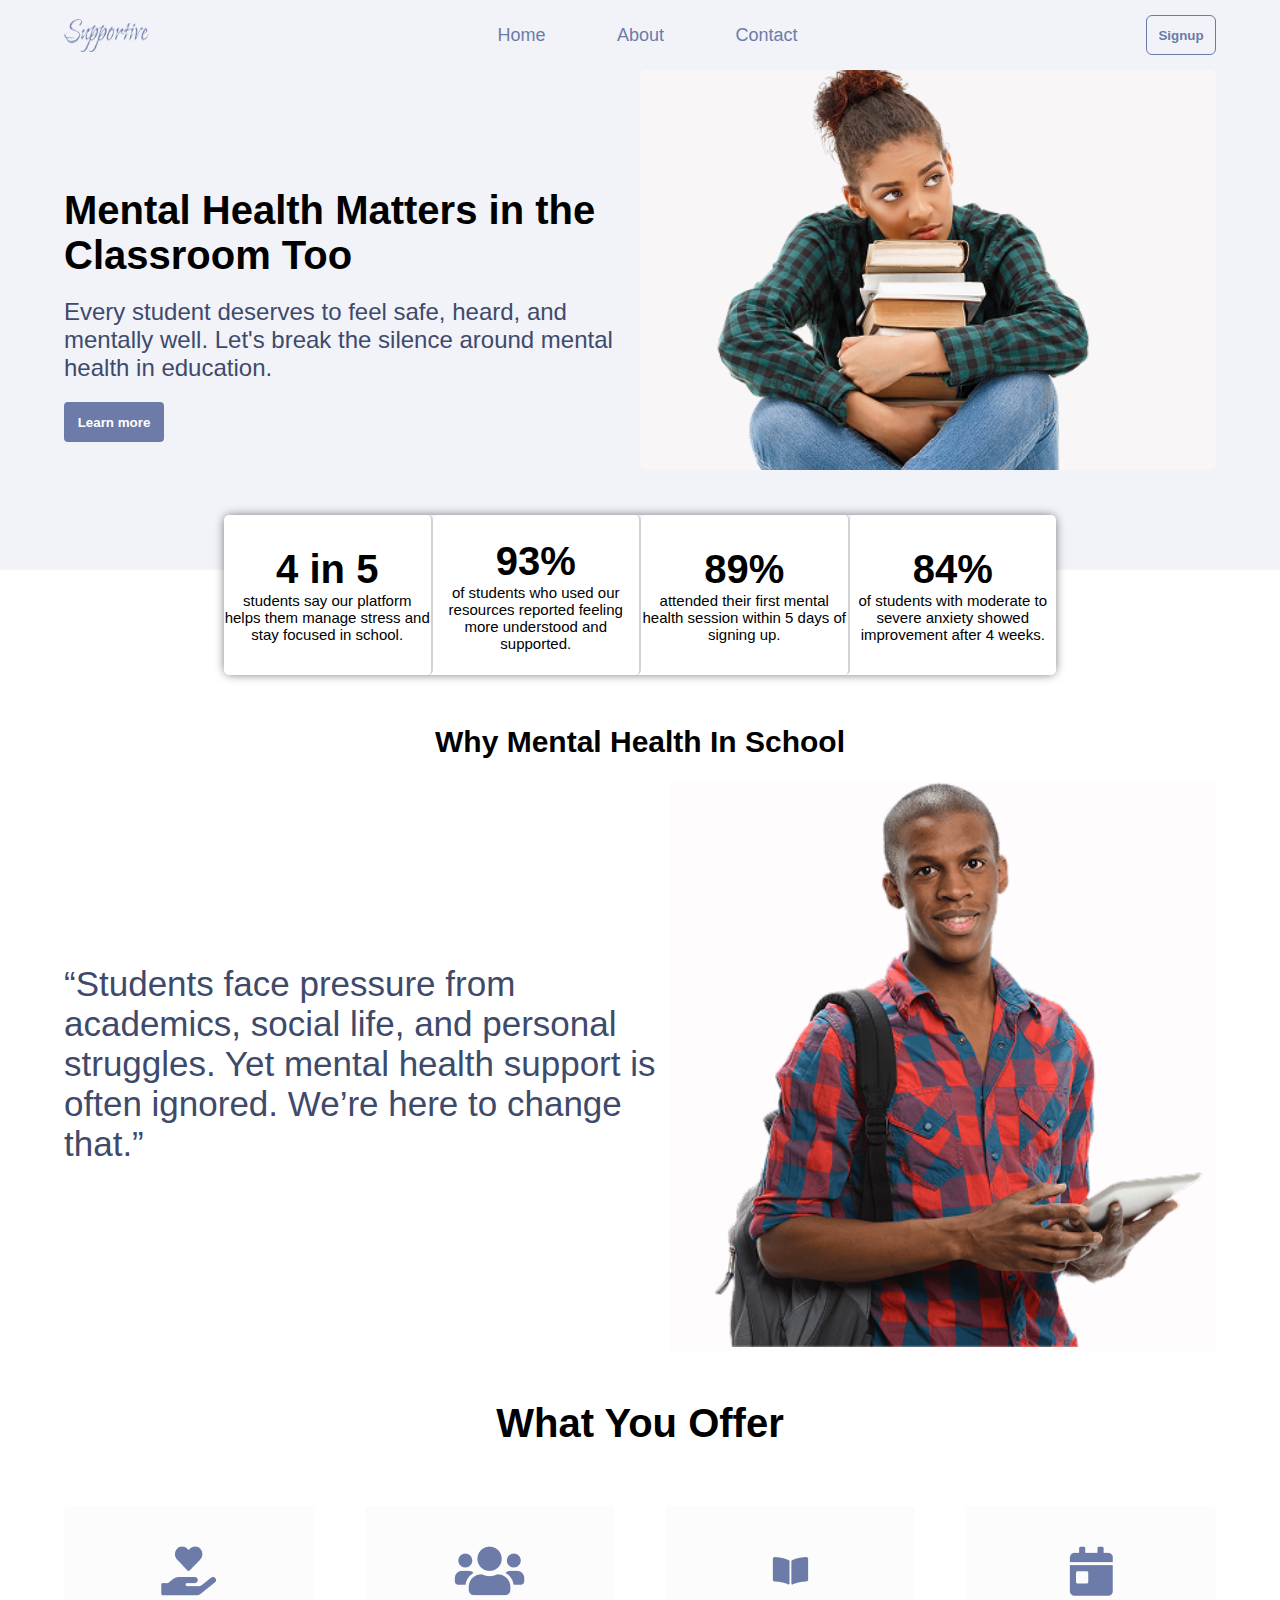
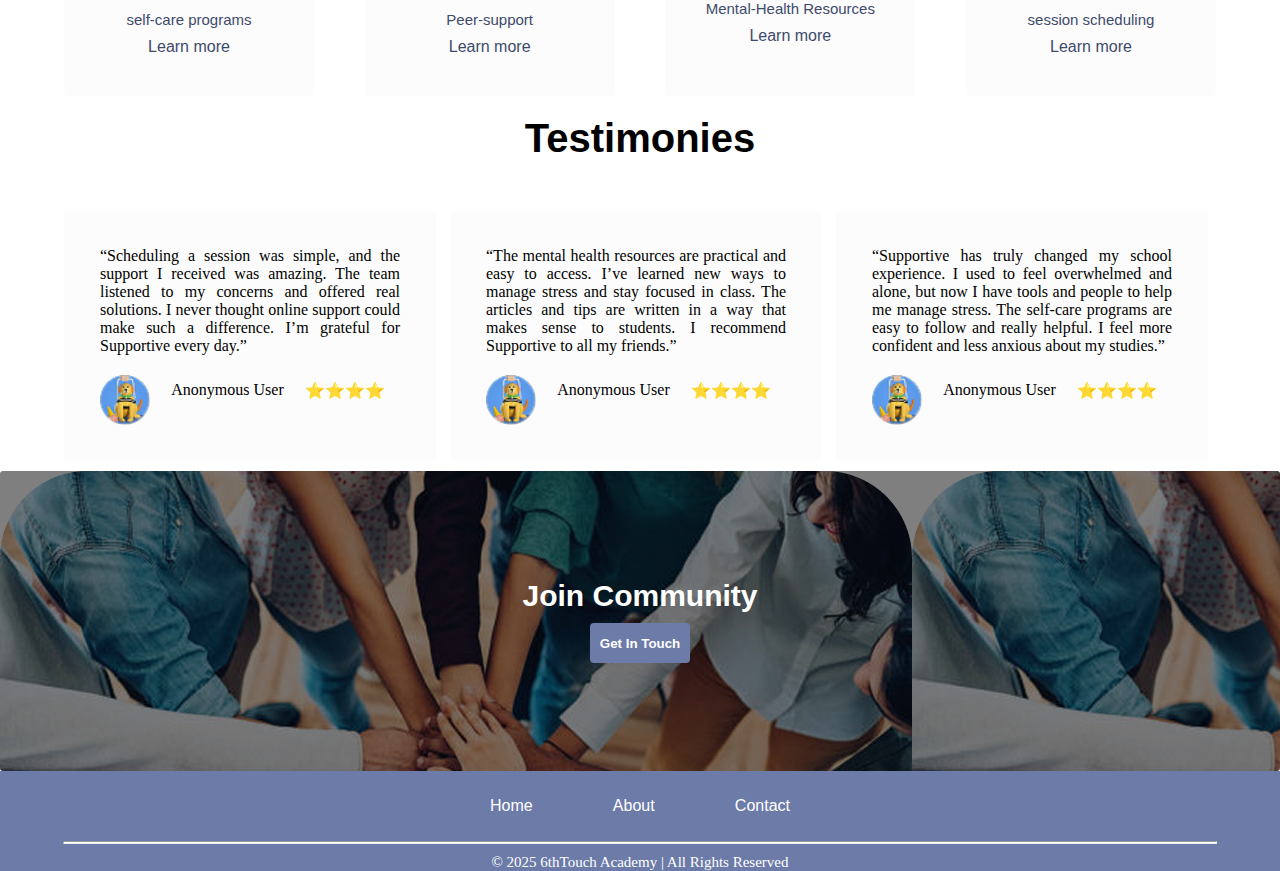
<file: index.html>
<!DOCTYPE html>
<html lang="en">
  <head>
    <meta charset="UTF-8" />
    <meta name="viewport" content="width=device-width, initial-scale=1.0" />
    <link
      rel="stylesheet"
      href="./fontawesome-free-6.7.1-web/fontawesome-free-6.7.1-web/css/all.css"
    />
    <link rel="stylesheet" href="style.css" />
    <title>Document</title>
  </head>
  <body>
    <div class="headerHolder">
      <div class="header">
        <div class="logo">
          <img src="./images/Supportive.png" alt="" />
        </div>
        <div class="navholder">
          <div class="navs">Home</div>
          <div class="navs"><a href="./about.html">About</a></div>
          <div class="navs"><a href="./contact.html">Contact</a></div>
        </div>
        <div class="buttonholder">
          <button class="headerbutton2">
            <a href="./signup.html">Signup</a>
          </button>
        </div>
        <i class="fa-solid fa-bars" id="burgerOpen"></i>
        <div class="burgermenu" id="burgerMenu">
          <div class="navholder2">
            <div class="navs">Home</div>
            <div class="navs"><a href="./about.html">About</a></div>
            <div class="navs"><a href="./contact.html">Contact</a></div>
          </div>
          <div class="burgerholder">
            <button class="burgerbutton">
              <a href="./signup.html">Signup</a>
            </button>
            <i class="fa-solid fa-times" id="burgerClose"></i>
          </div>
        </div>
      </div>
    </div>
    <div class="hero">
      <div class="heroholder">
        <div class="lefthero">
          <div class="herotext">
            <h1 class="headtext">Mental Health Matters in the Classroom Too</h1>
            <p class="headbodytext">
              Every student deserves to feel safe, heard, and mentally well.
              Let's break the silence around mental health in education.
            </p>
            <div class="buttonholder2">
              <button class="herobutton">
                <a href="./about.html">Learn more</a>
              </button>
            </div>
          </div>
        </div>
        <div class="righthero">
          <img
            src="./images/portrait-young-african-woman-with-books-white 1.png"
            alt=""
          />
        </div>
      </div>
    </div>
    <div class="sectionholder">
      <div class="section1">
        <div class="boxes">
          <p
            style="
              font-weight: bold;
              font-size: 40px;
              font-family: 'sans-serif', sans-serif;
            "
          >
            4 in 5
          </p>
          <p class="boxesp">
            students say our platform helps them manage stress and stay focused
            in school.
          </p>
        </div>
        <div class="boxes">
          <p
            style="
              font-weight: bold;
              font-size: 40px;
              font-family: 'sans-serif', sans-serif;
            "
          >
            93%
          </p>
          <p class="boxesp">
            of students who used our resources reported feeling more understood
            and supported.
          </p>
        </div>
        <div class="boxes">
          <p
            style="
              font-weight: bold;
              font-size: 40px;
              font-family: 'sans-serif', sans-serif;
            "
          >
            89%
          </p>
          <p class="boxesp">
            attended their first mental health session within 5 days of signing
            up.
          </p>
        </div>
        <div class="box">
          <p
            style="
              font-weight: bold;
              font-size: 40px;
              font-family: 'sans-serif', sans-serif;
            "
          >
            84%
          </p>
          <p class="boxp">
            of students with moderate to severe anxiety showed improvement after
            4 weeks.
          </p>
        </div>
      </div>
    </div>
    <div class="section2">
      <h2 class="leftsectionheadtext">Why Mental Health In School</h2>
      <div class="sectionholder2">
        <div class="leftsection">
          <p class="leftsectionbodytext">
            “Students face pressure from academics, social life, and personal
            struggles. Yet mental health support is often ignored. We’re here to
            change that.”
          </p>
        </div>
        <div class="rightsection">
          <img src="./images/pngimg.com - student_PNG62532 1.png" alt="" />
        </div>
      </div>
    </div>
    <div class="section3">
      <h3 class="sectionheadtext3">What You Offer</h3>
      <div class="sectionholder3">
        <div class="box2">
          <img src="./images/Vector.png" alt="" />
          <p
            style="
              font-size: 15px;
              font-family: sans-serif;
              text-align: center;
              margin-top: 15px;
              color: #3e4a6b;
            "
          >
            self-care programs
          </p>
          <p style="font-family: sans-serif; color: #3e4a6b; margin-top: 10px">
            Learn more
          </p>
        </div>
        <div class="box2">
          <img src="./images/Vector (1).png" alt="" />
          <p
            style="
              font-size: 15px;
              font-family: sans-serif;
              text-align: center;
              margin-top: 15px;
              color: #3e4a6b;
            "
          >
            Peer-support
          </p>
          <p style="font-family: sans-serif; color: #3e4a6b; margin-top: 10px">
            Learn more
          </p>
        </div>
        <div class="box2">
          <img src="./images/Vector (2).png" alt="" />
          <p
            style="
              font-size: 15px;
              font-family: sans-serif;
              text-align: center;
              margin-top: 15px;
              color: #3e4a6b;
            "
          >
            Mental-Health Resources
          </p>
          <p style="font-family: sans-serif; color: #3e4a6b; margin-top: 10px">
            Learn more
          </p>
        </div>
        <div class="box2">
          <img src="./images/Vector (3).png" alt="" />
          <p
            style="
              font-size: 15px;
              font-family: sans-serif;
              text-align: center;
              margin-top: 15px;
              color: #3e4a6b;
            "
          >
            session scheduling
          </p>
          <p style="font-family: sans-serif; color: #3e4a6b; margin-top: 10px">
            Learn more
          </p>
        </div>
      </div>
    </div>

    <div class="section4">
      <h3 class="section4headtext">Testimonies</h3>
      <div class="wrapper">
        <div class="container">
          <p>
            “Scheduling a session was simple, and the support I received was
            amazing. The team listened to my concerns and offered real
            solutions. I never thought online support could make such a
            difference. I’m grateful for Supportive every day.”
          </p>
          <div class="cardholder">
            <div class="nameholder">
              <img src="./images/14.png" alt="" />
            </div>
            <p>Anonymous User</p>
            <p>⭐⭐⭐⭐</p>
          </div>
        </div>
        <div class="container">
          <p>
            “The mental health resources are practical and easy to access. I’ve
            learned new ways to manage stress and stay focused in class. The
            articles and tips are written in a way that makes sense to students.
            I recommend Supportive to all my friends.”
          </p>
          <div class="cardholder">
            <div class="nameholder">
              <img src="./images/14.png" alt="" />
            </div>
            <p>Anonymous User</p>
            <p>⭐⭐⭐⭐</p>
          </div>
        </div>
        <div class="container">
          <p>
            “Supportive has truly changed my school experience. I used to feel
            overwhelmed and alone, but now I have tools and people to help me
            manage stress. The self-care programs are easy to follow and really
            helpful. I feel more confident and less anxious about my studies.”
          </p>
          <div class="cardholder">
            <div class="nameholder">
              <img src="./images/14.png" alt="" />
            </div>
            <p>Anonymous User</p>
            <p>⭐⭐⭐⭐</p>
          </div>
        </div>
        <div class="container">
          <p>
            “I love the peer-support feature! It’s comforting to know I’m not
            alone and that others understand what I’m going through. The
            community is welcoming and supportive. Thank you for creating this
            platform for students like me.”
          </p>
          <div class="cardholder">
            <div class="nameholder">
              <img src="./images/14.png" alt="" />
            </div>
            <p>Anonymous User</p>
            <p>⭐⭐⭐⭐</p>
          </div>
        </div>
      </div>
    </div>
    <div class="section5">
      <div class="text">
        <p
          style="
            color: white;
            font-weight: bold;
            font-size: 30px;
            font-family: sans-serif;
          "
        >
          Join Community
        </p>
        <button class="sectionbutton5">
          <a href="./contact.html">Get In Touch</a>
        </button>
      </div>
    </div>
    <div class="section6">
      <div class="footerholder">
        <div class="nav">Home</div>
        <div class="nav">About</div>
        <div class="nav">Contact</div>
      </div>

      <hr />
      <p style="font-size: 15px; margin-top: 10px; color: white">
        © 2025 6thTouch Academy | All Rights Reserved
      </p>
    </div>
    <script src="./index.js"></script>
  </body>
</html>
</file>
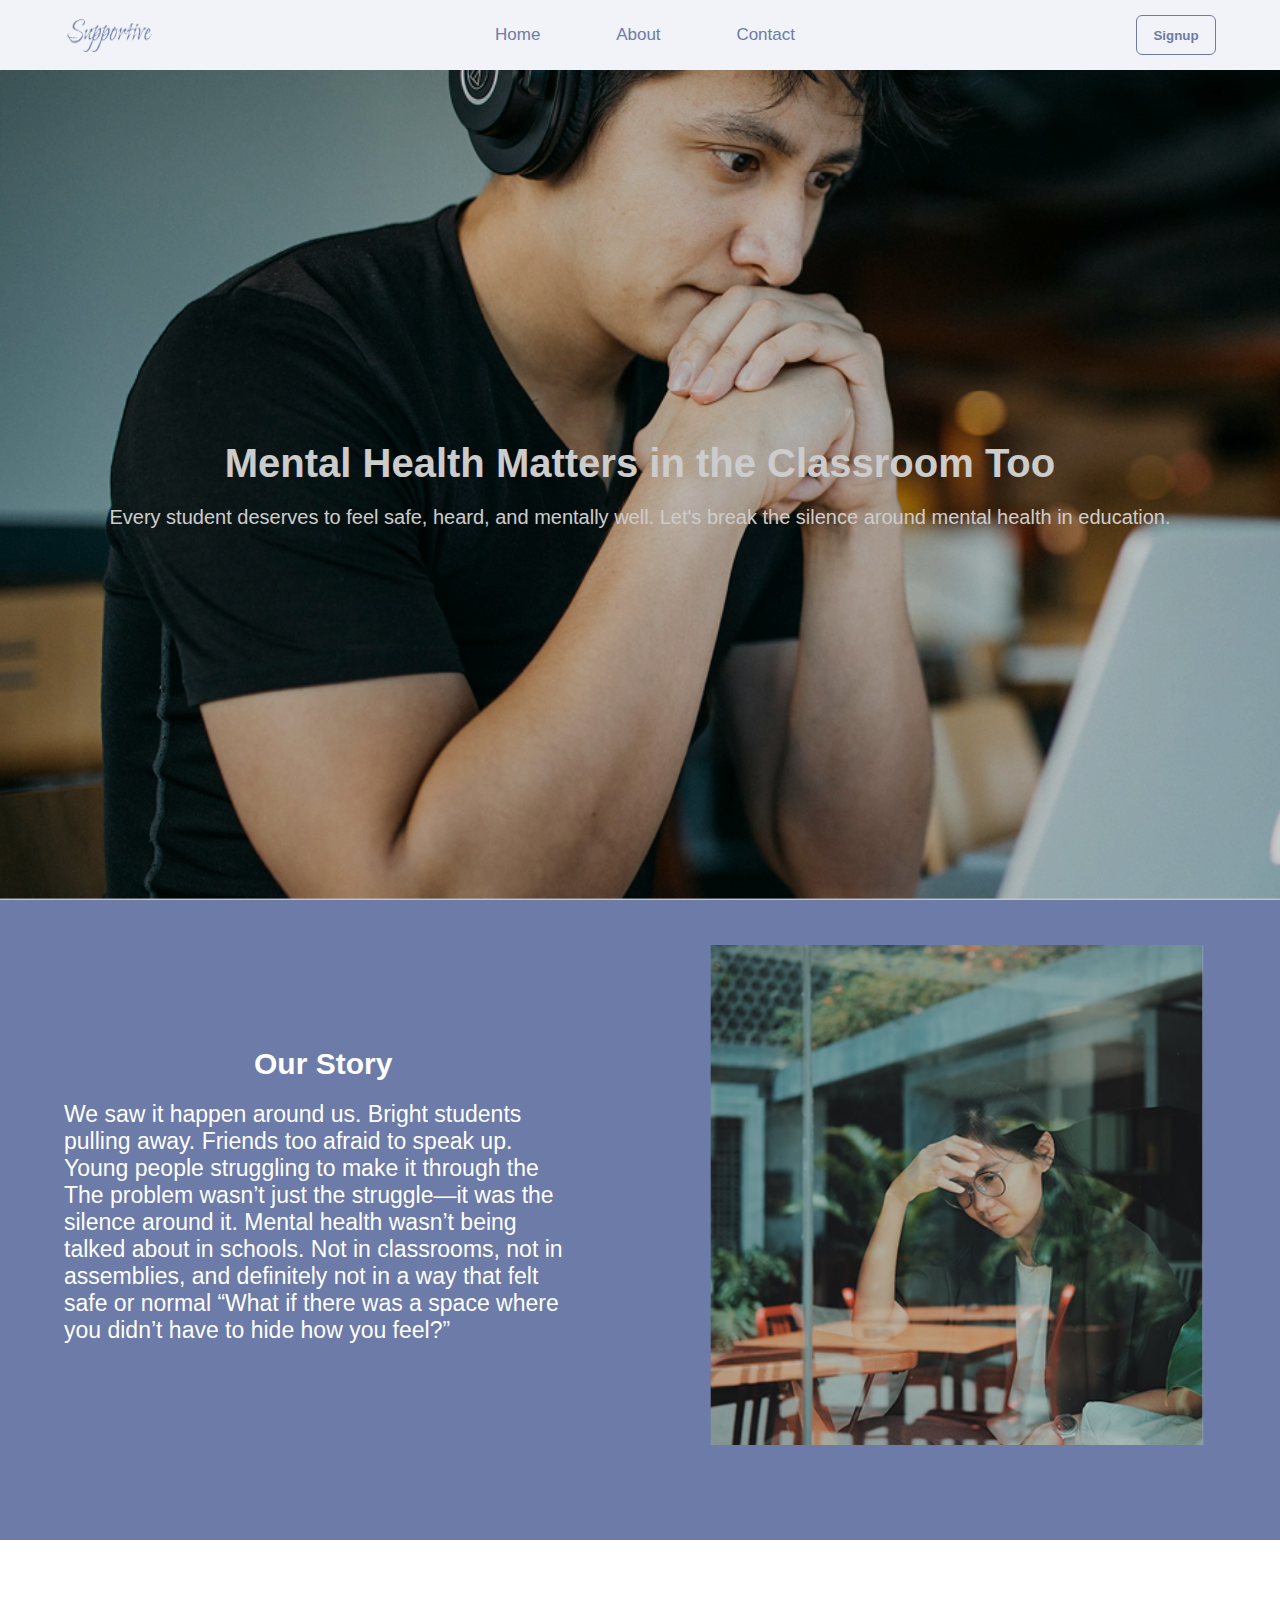
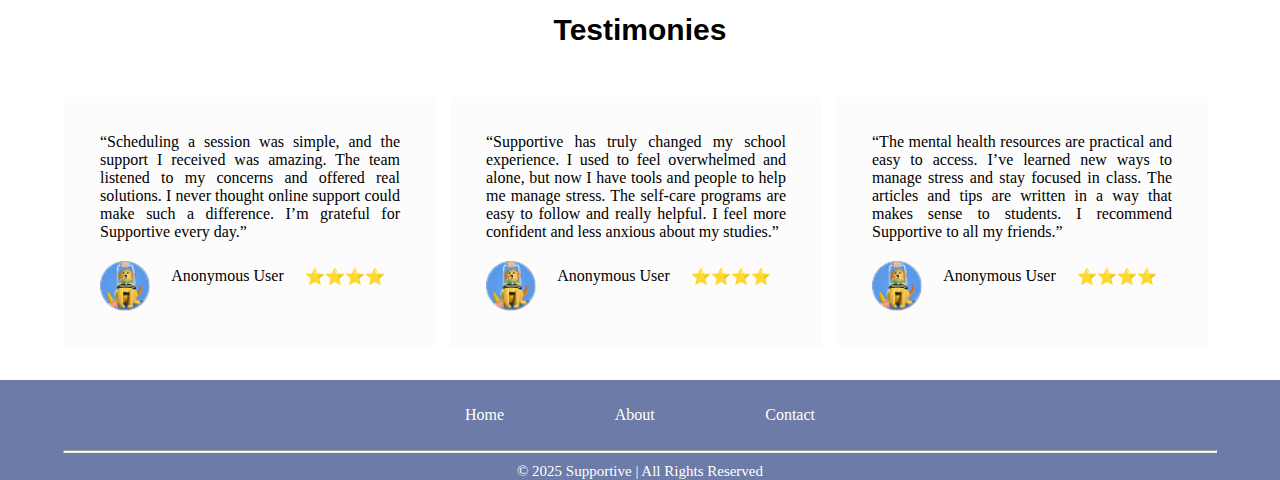
<file: about.html>
<!DOCTYPE html>
<html lang="en">
  <head>
    <meta charset="UTF-8" />
    <meta name="viewport" content="width=device-width, initial-scale=1.0" />
    <link
      rel="stylesheet"
      href="./fontawesome-free-6.7.1-web/fontawesome-free-6.7.1-web/css/all.css"
    />
    <link rel="stylesheet" href="about.css" />
    <title>Document</title>
  </head>
  <body>
    <div class="headerHolder">
      <div class="header">
        <div class="logo">
          <img src="./images/Supportive.png" alt="" />
        </div>
        <div class="navholder">
          <div class="navs"><a href="./index.html">Home</a></div>
          <div class="navs">About</div>
          <div class="navs"><a href="./contact.html">Contact</a></div>
        </div>
        <div class="buttonholder">
          <button class="headerbutton2">
            <a href="./signup.html">Signup</a>
          </button>
        </div>
        <i class="fa-solid fa-bars" id="burgerOpen"></i>
        <div class="burgermenu" id="burgerMenu">
          <div class="navholder2">
            <div class="navs"><a href="./index.html">Home</a></div>
            <div class="navs">About</div>
            <div class="navs"><a href="./contact.html">Contact</a></div>
          </div>
          <div class="burgerholder">
            <button class="burgerbutton">
              <a href="./signup.html">Signup</a>
            </button>
            <i class="fa-solid fa-times" id="burgerClose"></i>
          </div>
        </div>
      </div>
    </div>
    <div class="hero">
      <div class="opacity"></div>
      <div class="heroholder">
        <div class="herotext">
          <h1 class="headtext">Mental Health Matters in the Classroom Too</h1>
          <p class="bodytext">
            Every student deserves to feel safe, heard, and mentally well. Let's
            break the silence around mental health in education.
          </p>
        </div>
      </div>
    </div>
    <div class="hero2">
      <div class="heroholder2">
        <div class="lefthero2">
          <div class="herotext2">
            <h1
              style="
                color: white;
                font-family: sans-serif;
                font-size: 30px;
                text-align: left;
              "
            >
              Our Story
            </h1>
            <p class="leftherotext2">
              We saw it happen around us. Bright students pulling away. Friends
              too afraid to speak up. Young people struggling to make it through
              the The problem wasn’t just the struggle—it was the silence around
              it. Mental health wasn’t being talked about in schools. Not in
              classrooms, not in assemblies, and definitely not in a way that
              felt safe or normal “What if there was a space where you didn’t
              have to hide how you feel?”
            </p>
          </div>
        </div>
        <div class="righthero2">
          <img src="./images/Frame 115.png" alt="" />
        </div>
      </div>
    </div>
    <div class="section4">
      <h3 style="font-size: 30px; font-weight: bold; font-family: sans-serif">
        Testimonies
      </h3>
      <div class="wrapper">
        <div class="container">
          <p>
            “Scheduling a session was simple, and the support I received was
            amazing. The team listened to my concerns and offered real
            solutions. I never thought online support could make such a
            difference. I’m grateful for Supportive every day.”
          </p>
          <div class="cardholder">
            <div class="nameholder">
              <img src="./images/14.png" alt="" />
            </div>
            <p>Anonymous User</p>
            <p>⭐⭐⭐⭐</p>
          </div>
        </div>
        <div class="container">
          <p>
            “Supportive has truly changed my school experience. I used to feel
            overwhelmed and alone, but now I have tools and people to help me
            manage stress. The self-care programs are easy to follow and really
            helpful. I feel more confident and less anxious about my studies.”
          </p>
          <div class="cardholder">
            <div class="nameholder">
              <img src="./images/14.png" alt="" />
            </div>
            <p>Anonymous User</p>
            <p>⭐⭐⭐⭐</p>
          </div>
        </div>
        <div class="container">
          <p>
            “The mental health resources are practical and easy to access. I’ve
            learned new ways to manage stress and stay focused in class. The
            articles and tips are written in a way that makes sense to students.
            I recommend Supportive to all my friends.”
          </p>
          <div class="cardholder">
            <div class="nameholder">
              <img src="./images/14.png" alt="" />
            </div>
            <p>Anonymous User</p>
            <p>⭐⭐⭐⭐</p>
          </div>
        </div>
        <div class="container">
          <p>
            “I love the peer-support feature! It’s comforting to know I’m not
            alone and that others understand what I’m going through. The
            community is welcoming and supportive. Thank you for creating this
            platform for students like me.”
          </p>
          <div class="cardholder">
            <div class="nameholder">
              <img src="./images/14.png" alt="" />
            </div>
            <p>Anonymous User</p>
            <p>⭐⭐⭐⭐</p>
          </div>
        </div>
      </div>
    </div>
    <div class="section6">
      <div class="footerholder">
        <div class="nav">Home</div>
        <div class="nav">About</div>
        <div class="nav">Contact</div>
      </div>

      <hr />
      <p style="font-size: 15px; margin-top: 10px; color: white">
        © 2025 Supportive | All Rights Reserved
      </p>
    </div>
    <script src="./index.js"></script>
  </body>
</html>
</file>
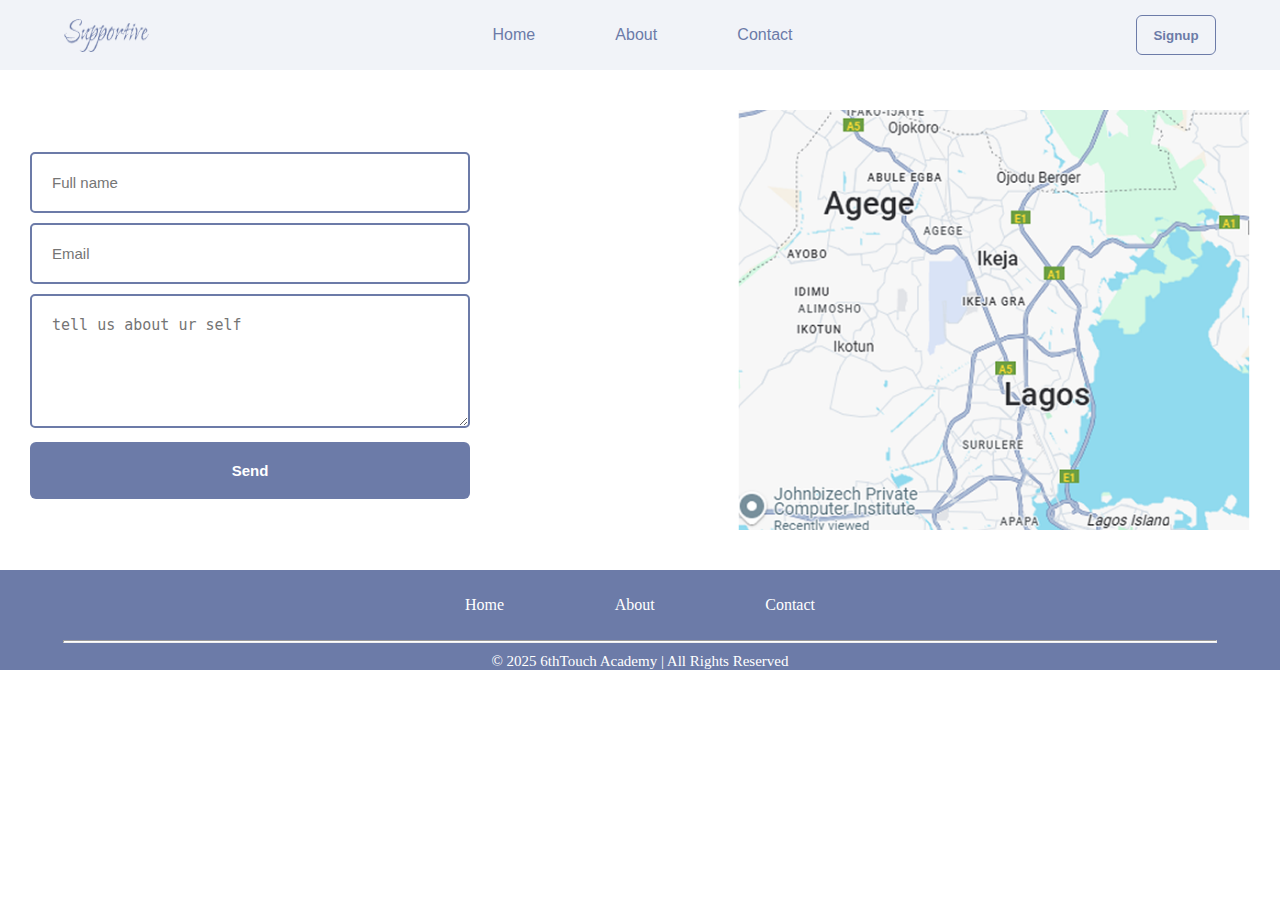
<file: contact.html>
<!DOCTYPE html>
<html lang="en">
  <head>
    <meta charset="UTF-8" />
    <meta name="viewport" content="width=device-width, initial-scale=1.0" />
    <link rel="stylesheet" href="contact.css" />
    <link
      rel="stylesheet"
      href="./fontawesome-free-6.7.1-web/fontawesome-free-6.7.1-web/css/all.css"
    />
    <title>Document</title>
  </head>
  <body>
    <div class="headerHolder">
      <div class="header">
        <div class="logo">
          <img src="./images/Supportive.png" alt="" />
        </div>
        <div class="navholder">
          <div class="navs">Home</div>
          <div class="navs"><a href="./about.html">About</a></div>
          <div class="navs"><a href="./contact.html">Contact</a></div>
        </div>
        <div class="buttonholder">
          <button class="headerbutton2">
            <a href="./signup.html">Signup</a>
          </button>
        </div>
        <i class="fa-solid fa-bars" id="burgerOpen"></i>
        <div class="burgermenu" id="burgerMenu">
          <div class="navholder2">
            <div class="navs">Home</div>
            <div class="navs"><a href="./about.html">About</a></div>
            <div class="navs"><a href="./contact.html">Contact</a></div>
          </div>
          <div class="burgerholder">
            <button class="burgerbutton">
              <a href="./signup.html">Signup</a>
            </button>
            <i class="fa-solid fa-times" id="burgerClose"></i>
          </div>
        </div>
      </div>
    </div>


     <div class="section">
      <div class="leftsection">
        <div class="inputholder">
          <input
            type="text"
            placeholder="Full name"
           
          />
          <input
            type="text"
            placeholder="Email"
          
          />

          <textarea
            rows="5"
            cols="38"
            readonly
            placeholder="tell us about ur self"
          
          ></textarea>
          <button
          
          >
            Send
          </button>
        </div>
      </div>
      <div class="rightsection">
        <img src="./images/map 1.png" alt="" />
      </div>
    </div>
   <div class="section2"></div>
    <div class="section6">
      <div class="footerholder">
        <div class="nav">Home</div>
        <div class="nav">About</div>
        <div class="nav">Contact</div>
      </div>

      <hr />
      <p style="font-size: 15px; margin-top: 10px; color: white">
        © 2025 6thTouch Academy | All Rights Reserved
      </p>
    </div>
    <script src="./index.js"></script>
  </body>
</html>
</file>
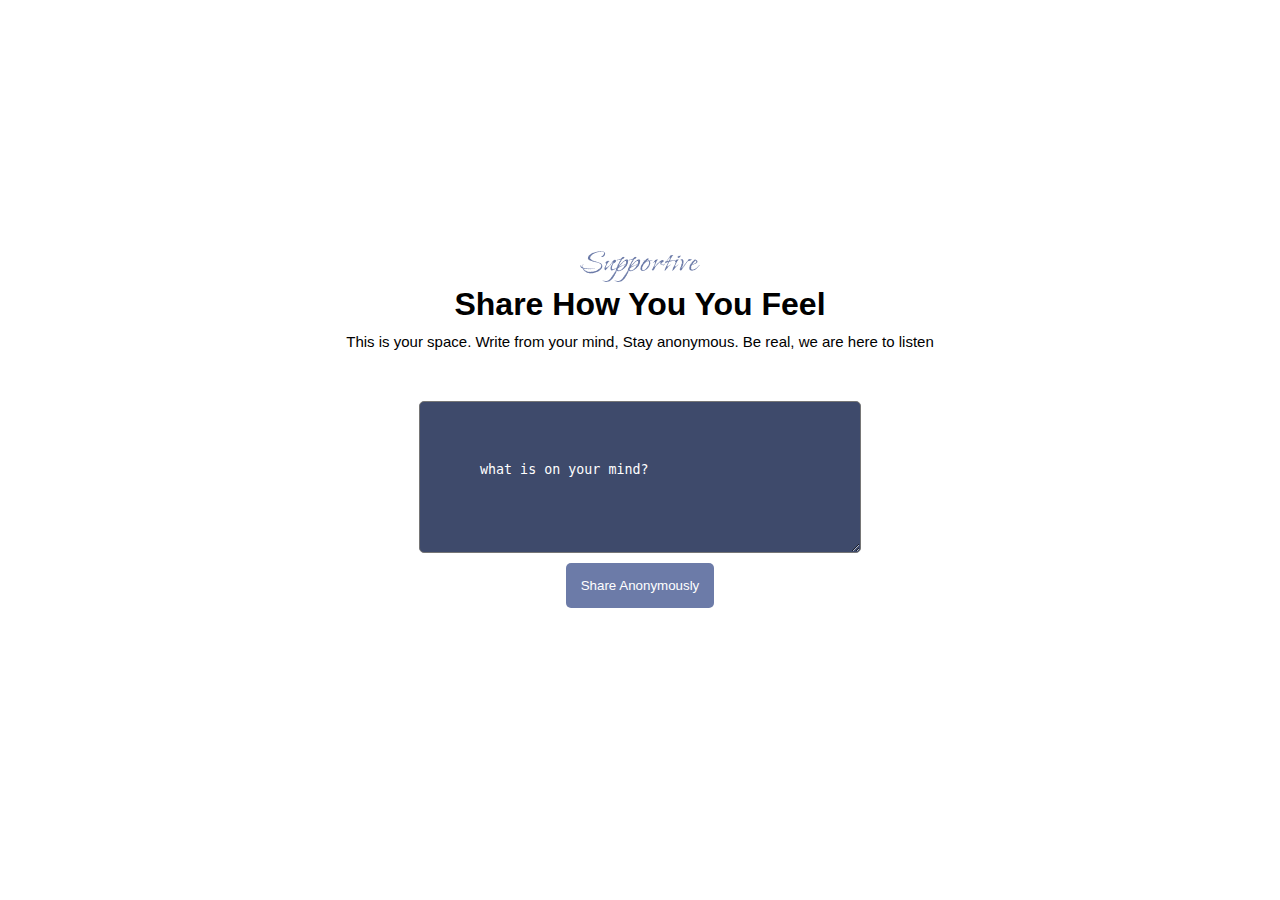
<file: message.html>
<!DOCTYPE html>
<html lang="en">
  <head>
    <meta charset="UTF-8" />
    <meta name="viewport" content="width=device-width, initial-scale=1.0" />
    <link rel="stylesheet" href="./message.css" />
    <title>Document</title>
  </head>
  <body>
    <div class="headerHolder">
      <div class="header">
        <div class="logo">
          <img src="./images/Supportive.png" alt="" />
        </div>
      </div>
    </div>
    <h1 style="font-family: sans-serif">Share How You You Feel</h1>
    <p
      style="
        font-family: sans-serif;
        font-size: 15px;
        text-align: left;
        margin-top: 10px;
      "
    >
      This is your space. Write from your mind, Stay anonymous. Be real, we are
      here to listen
    </p>
    <form action="" id="myForm">
      <textarea
        name=""
        id="preview"
        cols="38"
        row="5"
        placeholder="what is on your mind?"
        style="
          padding: 60px;
          background-color: #3e4a6b;
          margin-top: 10px;
          border-radius: 5px;
          color: white;
        "
      ></textarea>
      <button
        style="
          padding: 15px;
          color: white;
          border: none;
          border-radius: 5px;
          background-color: #6c7ba8;
          margin-top: 10px;
        "
        type="submit"
      >
        Share Anonymously
      </button>
    </form>
    <script src="./index.js"></script>
  </body>
</html>
</file>
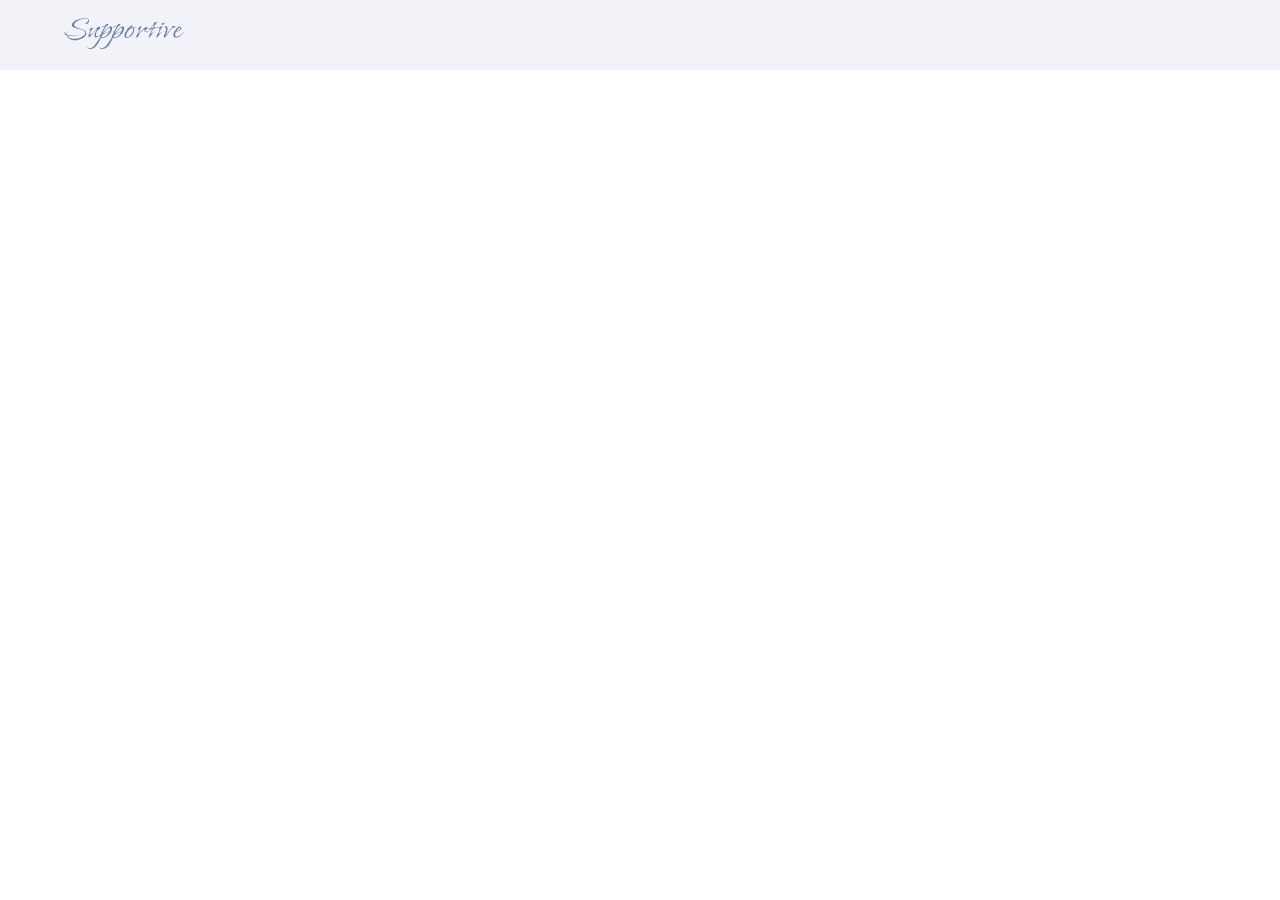
<file: reply.html>
<!DOCTYPE html>
<html lang="en">
  <head>
    <meta charset="UTF-8" />
    <meta name="viewport" content="width=device-width, initial-scale=1.0" />
    <link rel="stylesheet" href="./reply.css" />
    <title>Document</title>
  </head>
  <body>
    <div class="headerHolder">
      <div class="header">
        <div class="logo">
          <img src="./images/Supportive.png" alt="" />
        </div>
      </div>
    </div>
    <ul id="output"></ul>

    <script src="./index.js">
              document.addEventListener("DOMContentLoaded", function() {
        showMessage(output);
      });
    </script>
  </body>
</html>
</file>
<file: style.css>
* {
  margin: 0;
  padding: 0;
}
.body {
  width: 100%;
  display: flex;
  flex-direction: column;
  align-items: center;
  justify-content: center;
}

.fa-bars{
  display: none;
  cursor: pointer;
}
.headerHolder {
  width: 100%;
  height: 70px;
  background-color: #f1f3f8;
  display: flex;
  justify-content: center;
  align-items: center;
}
.header {
  width: 90%;
  height: 70px;
  display: flex;
  justify-content: space-between;
  align-items: center;
  background-color: #f1f3f8;
}
.navholder {
  display: flex;
  width: 300px;
  height: 70px;
  justify-content: space-between;
  font-family: sans-serif;
  align-items: center;
}
.navs {
  color: #6c7ba8;
  cursor: pointer;
}
.navs a {
  color: #6c7ba8;
  text-decoration: none;
}

.headerbutton {
  width: 80px;
  height: 40px;
  background-color: #6c7ba8;
  border-radius: 6px;
  color: white;
  font-weight: bold;
  border: none;
}
.headerbutton a {
  color: white;
  text-decoration: none;
}
.headerbutton2 {
  width: 80px;
  height: 40px;
  background-color: #f1f3f8;
  border-radius: 6px;
  color: #6c7ba8;
  font-weight: bold;
  border: 1px solid #6c7ba8;
}
.headerbutton2 a {
  text-decoration: none;
  color: #6c7ba8;
}
.burgermenu{
  display: none;
   position: fixed;
   top: 0;
   right: 0;
   width: 40%;
   height: 100%;
   background-color: #f1f3f8;
   z-index: 999;
  
}
.navholder2 {
width: 80%;
max-width: 300px;
height: 40%;
padding: 20px;
box-sizing: border-box;
display: flex;
flex-direction: column;
gap: 20px;
 /* position: fixed; */
top: 0;
right: 0; 
font-family: sans-serif;
}
.navs {
  color: #6c7ba8;
  cursor: pointer;
}
.navs a {
  color: #6c7ba8;
  text-decoration: none;
}
.burgerholder{
  width: 120px;
  height: 100px;
  display: flex;
  flex-direction: column;
  justify-content: space-between;
  align-items: center;

}
.burgerbutton{
  width: 100px;
  height: 50px;
  border: 1px solid #6c7ba8;
  background-color: #f1f3f8;
  font-weight: bold;
  border-radius: 6px;

}
.burgerbutton a{
  color: #6c7ba8;
  text-decoration: none;
}
.fa-times{
  font-size: 30px;
  cursor: pointer;
}
.hero {
  width: 100%;
  height: 640px;
  background-color: #f1f3f8;
  display: flex;
  justify-content: center;
  align-items: center;
}
.heroholder {
  width: 90%;
  height: 600px;
  display: flex;
  justify-content: space-between;
}
.lefthero {
  width: 45%;
  height: 400px;
  display: flex;
  flex-direction: column;
  justify-content: center;
}
.herotext {
  display: flex;
  flex-direction: column;
  justify-content: center;
}
.headtext {
  font-weight: bold;
  font-size: 36px;
  text-align: left;
  font-family: sans-serif;
}
.headbodytext {
  color: #3e4a6b;
  text-align: left;
  font-family: sans-serif;
  margin-top: 20px;
  font-size: 18px;
}
.buttonholder2 {
  width: 220px;
  height: 50px;
  display: flex;
  margin-top: 20px;
}

.herobutton {
  width: 100px;
  height: 40px;
  background-color: #6c7ba8;
  border-radius: 4px;
  color: white;
  font-weight: bold;
  border: none;
}
.herobutton a {
  color: white;
  text-decoration: none;
}
.righthero {
  width: 45%;
  display: flex;
  background-color: rgba(248, 246, 246, 0.897);
  border-radius: 6px;
}
.righthero img {
  object-fit: cover;
  width: 100%;
  height: 100%;
}
.sectionholder {
  width: 100%;
  height: 560px;
  display: flex;
  justify-content: center;
  align-items: center;
}
.section1 {
  width: 90%;
  height: 160px;
  border-radius: 8px;
  display: flex;
  justify-content: center;
  align-items: center;
  box-shadow: 0 0 10px rgba(0, 0, 0, 0.5);
  margin-top: -55px;
}
.boxes {
  width: 230px;
  height: 160px;
  display: flex;
  flex-direction: column;
  justify-content: center;
  align-items: center;
  background-color: white;
  border-radius: 5px;
  border-right: 2px solid lightgray;
}
.boxesp {
  font-size: 15px;
  font-family: sans-serif;
  text-align: center;
}
.boxp {
  font-size: 15px;
  font-family: sans-serif;
  text-align: center;
}
.box {
  width: 230px;
  height: 160px;
  display: flex;
  flex-direction: column;
  justify-content: center;
  align-items: center;
  background-color: white;
  border-radius: 5px;
}
.section2 {
  width: 100%;
  height: 500px;
  display: flex;
  flex-direction: column;
  justify-content: center;
  align-items: center;
  margin-top: 50px;
}
.sectionholder2 {
  width: 90%;
  height: 500px;
  display: flex;
  justify-content: space-between;
  align-items: center;
}
.leftsection {
  width: 45%;
  height: 400px;
  display: flex;
  flex-direction: column;
  align-items: center;
  justify-content: center;
}
.leftsectionheadtext {
  font-size: 30px;
  font-weight: bold;
  font-family: sans-serif;
}
.leftsectionbodytext {
  font-size: 25px;
  font-family: sans-serif;
  color: #3e4a6b;
}
.rightsection {
  width: 45%;
  height: 380px;
  background-color: rgba(253, 249, 249, 0.466);
}
.rightsection img {
  object-fit: contain;
  width: 100%;
  height: 100%;
}
.section3 {
  margin-top: 40px;
  width: 100%;
  height: 300px;
  display: flex;
  justify-content: center;
  align-items: center;
  flex-direction: column;
}
.sectionheadtext3 {
  font-size: 30px;
  font-weight: bold;
  font-family: sans-serif;
}
.sectionholder3 {
  width: 90%;
  height: 160px;
  display: flex;
  justify-content: space-between;
  align-items: center;
  margin-top: 60px;
}
.box2 {
  width: 250px;
  height: 190px;
  display: flex;
  flex-direction: column;
  justify-content: center;
  align-items: center;
  background-color: #fcfcfc;
  border-radius: 5px;
}

.section4 {
  width: 100%;
  height: 400px;
  display: flex;
  justify-content: center;
  align-items: center;
  margin-top: 40px;
  flex-direction: column;
}
.section4headtext {
  font-size: 30px;
  font-weight: bold;
  font-family: sans-serif;
}
.cardholder {
  display: flex;
  width: 95%;
  align-items: center;
  justify-content: space-between;
  text-align: justify;
}
.nameholder {
  width: 50px;
  height: 50px;
  background-color: lightgray;
  border-radius: 50%;
  margin-top: 20px;
}
.nameholder img {
  width: 100%;
  height: 100%;
  object-fit: cover;
}
.wrapper {
  width: 100%;
  margin-top: 50px;
  max-width: 90%;
  display: flex;
  overflow-y: hidden;
  overflow-x: scroll;
  gap: 14px;
}
.wrapper::-webkit-scrollbar{
  display: none;
}
.container {
  max-width: 300px;
  flex-shrink: 0;
  padding: 36px;
  background-color: #fcfcfc;
  display: flex;
  justify-content: center;
  flex-direction: column;
  text-align: justify;
}
.section5 {
  width: 100%;
  height: 300px;
  justify-content: center;
  align-items: center;
  background-color: white;
  display: flex;
}
.text {
  width: 100%;
  height: 300px;
  background: linear-gradient(rgba(0, 0, 0, 0.5)), url("./images/Frame\ 95.png");
  display: flex;
  flex-direction: column;
  align-items: center;
  justify-content: center;
  border-top-right-radius: 3px;
  border-bottom-right-radius: 3px;
  border-bottom-left-radius: 3px;
  border-top-left-radius: 3px;
}
.sectionbutton5 {
  width: 100px;
  height: 40px;
  background-color: #6c7ba8;
  border-radius: 4px;
  color: white;
  font-weight: bold;
  margin-top: 10px;
  border: none;
}
.sectionbutton5 {
  cursor: pointer;
}
.sectionbutton5 a {
  color: white;
  text-decoration: none;
}
.section6 {
  width: 100%;
  height: 300px;
  background-color: #6c7ba8;
  display: flex;
  flex-direction: column;
  justify-content: center;
  align-items: center;
}
.footerholder {
  display: flex;
  width: 300px;
  height: 70px;
  justify-content: space-between;
  align-items: center;
}
.nav {
  color: white;
  cursor: pointer;
  font-family: sans-serif;
}

hr {
  width: 90%;
  height: 1px;
  background-color: white;
}
@media (max-width: 425px) {
  .headerHolder {
    width: 100%;
    height: 70px;
  }
  .header {
    width: 90%;
    height: 70px;
  }
  .logo {
    width: 85px;
    height: 33px;
    display: flex;
    align-items: center;
    justify-content: center;
  }
  .logo img {
    width: 85px;
    height: 33px;
  }
  .navholder {
    width: 180px;
    font-size: 14px;
    display: none;
  }
  .fa-bars{
    display: block;
    font-size: 24px;
    cursor: pointer;
  }
  .headerbutton2 {
    width: 60px;
    height: 30px;
    display: none;
  }
  .headerbutton2 {
    width: 60px;
    height: 30px;
  }
  .hero {
    width: 100%;
    height: 640px;
    display: flex;
    flex-direction: column;
  }
  .heroholder {
    width: 90%;
    height: 500px;
    display: flex;
    flex-direction: column;
  }
  .lefthero {
    width: 100%;
    height: auto;
    display: flex;
    justify-content: center;
    align-items: center;
  }
  .buttonholder2 {
    width: 100%;
    display: flex;
    justify-content: center;
    align-items: center;
  }
  .headtext {
    font-size: 33px;
    text-align: center;
  }
  .headbodytext {
    text-align: center;
    font-size: 16px;
  }
  .righthero {
    width: 100%;
    height: 300px;
    margin-top: 10px;
  }
  .sectionholder {
    width: 100%;
    height: auto;
    display: flex;
    flex-direction: column;
  }
  .section1 {
    width: 90%;
    height: auto;
    display: flex;
    flex-direction: column;
    margin-top: 55px;
  }
  .boxes {
    width: 100%;
    height: 100px;
    border-bottom: 2px solid lightgray;
  }
  .box {
    width: 100%;
    height: 100px;
  }
  .section2 {
    width: 100%;
    height: auto;
  }
  .sectionholder2 {
    width: 90%;
    height: auto;
    display: flex;
    flex-direction: column;
  }
  .leftsection {
    width: 100%;
    height: auto;
    display: flex;
    margin-top: 15px;
  }
  .leftsectionheadtext {
    font-size: 27px;
    text-align: center;
  }
  .leftsectionbodytext {
    font-size: 27px;
    text-align: center;
  }
  .rightsection {
    width: 90%;
    height: auto;
    margin-top: 15px;
  }
  .section3 {
    width: 100%;
    height: auto;
    display: flex;
    flex-direction: column;
  }
  .sectionheadtext3 {
    font-size: 30px;
    text-align: center;
    margin-top: 10px;
  }
  .sectionholder3 {
    width: 90%;
    height: auto;
    display: flex;
    flex-direction: column;
  }
  .box2 {
    width: 100%;
    height: 200px;
    border-bottom: 2px solid lightgray;
    margin-bottom: 20px;
  }
  .section4 {
    width: 100%;
    height: auto;
    display: flex;
    flex-direction: column;
  }
  .wrapper {
    width: 100%;
    display: flex;
    flex-direction: column;
    max-width: 90%;
    overflow-y: hidden;
    overflow-x: scroll;
  }
  .section5 {
    width: 100%;
    height: auto;
  }
  .section6 {
    width: 100%;
    height: auto;
  }
}
@media (min-width: 426px) and (max-width: 768px) {
  .headerHolder {
    width: 100%;
    height: 70px;
  }
  .header {
    width: 90%;
    height: 70px;
  }
  .logo {
    width: 85px;
    height: 33px;
    display: flex;
    align-items: center;
    justify-content: center;
  }
  .logo img {
    width: 85px;
    height: 33px;
  }
  .navholder {
    width: 220px;
    font-size: 18px;
    display: none;
  }
  .fa-bars{
    display: block;
    font-size: 24px;
  }
  .headerbutton2 {
    width: 60px;
    height: 30px;
  }
  .headerbutton2 {
    width: 70px;
    height: 40px;
    display: none;
  }
  .hero {
    width: 100%;
    height: 600px;
    display: flex;
    flex-direction: column;
  }
  .heroholder {
    width: 90%;
    height: 380px;
    display: flex;
    flex-direction: column;
  }
  .lefthero {
    width: 100%;
    height: 200px;
    display: flex;
    justify-content: center;
    align-items: center;
  }
  .buttonholder2 {
    width: 100%;
    display: flex;
    justify-content: center;
    align-items: center;
  }
  .headtext {
    font-size: 40px;
    text-align: center;
  }
  .headbodytext {
    text-align: center;
    font-size: 24px;
  }
  .righthero {
    width: 100%;
    height: 230px;
    margin-top: 50px;
  }
  .sectionholder {
    width: 100%;
    height: auto;
    display: flex;
    flex-direction: column;
  }
  .section1 {
    width: 90%;
    height: auto;
    display: flex;
    flex-direction: column;
    margin-top: 55px;
  }
  .boxes {
    width: 100%;
    height: 100px;
    border-bottom: 2px solid lightgray;
  }
  .box {
    width: 100%;
    height: 100px;
  }
  .section2 {
    width: 100%;
    height: auto;
  }
  .sectionholder2 {
    width: 90%;
    height: auto;
    display: flex;
    flex-direction: column;
  }
  .leftsection {
    width: 100%;
    height: auto;
    display: flex;
    margin-top: 18px;
  }
  .leftsectionheadtext {
    font-size: 30px;
    text-align: center;
  }
  .leftsectionbodytext {
    font-size: 30px;
  }
  .rightsection {
    width: 90%;
    height: auto;
    margin-top: 22px;
  }
  .section3 {
    width: 100%;
    height: auto;
    display: flex;
    flex-direction: column;
  }
  .sectionheadtext3 {
    font-size: 30px;
    text-align: center;
    margin-top: 10px;
  }
  .sectionholder3 {
    width: 90%;
    height: auto;
    display: flex;
    flex-direction: column;
  }
  .box2 {
    width: 100%;
    height: 200px;
    border-bottom: 2px solid lightgray;
    margin-bottom: 20px;
  }
  .section4 {
    width: 100%;
    height: auto;
    display: flex;
    flex-direction: column;
    margin-top: 20px;
  }
  .section4headtext {
    font-size: 30px;
  }
  .wrapper {
    width: 100%;
    display: flex;
    flex-direction: column;
    max-width: 100%;
    overflow-y: hidden;
    overflow-x: scroll;
    align-items: center;
    justify-content: center;
  }
  .container {
    max-width: 90%;
    padding: 36px;
  }
  .section5 {
    width: 100%;
    height: auto;
    margin-top: 10px;
  }
  .section6 {
    width: 100%;
    height: auto;
  }
}

@media (min-width: 769px) {
  .headerHolder {
    width: 100%;
    height: 70px;
  }
  .header {
    width: 90%;
    height: 70px;
  }
  .logo {
    width: 85px;
    height: 35px;
    display: flex;
    align-items: center;
    justify-content: center;
  }
  .logo img {
    width: 85px;
    height: 33px;
  }
  .navholder {
    width: 300px;
    font-size: 18px;
  }
  .headerbutton2 {
    width: 80px;
    height: 40px;
  }
  .headerbutton2 {
    width: 70px;
    height: 40px;
  }
  .hero {
    width: 100%;
    height: 500px;
    display: flex;
  }
  .heroholder {
    width: 90%;
    height: 500px;
    display: flex;
  }
  .lefthero {
    width: 100%;
    height: 500px;
    display: flex;
    justify-content: center;
    align-items: center;
  }
  .headtext {
    font-size: 40px;
    text-align: left;
  }
  .headbodytext {
    text-align: left;
    font-size: 24px;
  }
  .righthero {
    width: 100%;
    height: 400px;
  }
  .sectionholder {
    width: 100%;
    height: auto;
    display: flex;
    flex-direction: column;
  }
  .section1 {
    width: 65%;
    height: 160px;
    display: flex;
  }
  .boxes {
    width: 230px;
    height: 160px;
    border-right: 2px solid lightgray;
  }
  .box {
    width: 230px;
    height: 160px;
  }
  .section2 {
    width: 100%;
    height: auto;
  }
  .sectionholder2 {
    width: 90%;
    height: auto;
    display: flex;
  }
  .leftsection {
    width: 100%;
    height: auto;
    display: flex;
    margin-top: 18px;
  }
  .leftsectionheadtext {
    font-size: 30px;
    text-align: center;
  }
  .leftsectionbodytext {
    font-size: 35px;
  }
  .rightsection {
    width: 90%;
    height: auto;
    margin-top: 22px;
  }
  .section3 {
    width: 100%;
    height: auto;
    display: flex;
  }
  .sectionheadtext3 {
    font-size: 40px;
    text-align: center;
    margin-top: 10px;
  }
  .sectionholder3 {
    width: 90%;
    height: auto;
    display: flex;
  }

  .section4 {
    width: 100%;
    height: auto;
    display: flex;
    margin-top: 20px;
  }
  .section4headtext {
    font-size: 40px;
  }

  .section5 {
    width: 100%;
    height: auto;
    margin-top: 10px;
  }
  .section6 {
    width: 100%;
    height: auto;
  }
}
</file>
<file: about.css>
* {
  margin: 0;
  padding: 0;
}
.body {
  width: 100%;
  display: flex;
  flex-direction: column;
  align-items: center;
  justify-content: center;
}

.fa-bars {
  display: none;
  cursor: pointer;
}
.headerHolder {
  width: 100%;
  height: 70px;
  background-color: #f1f3f8;
  display: flex;
  justify-content: center;
  align-items: center;
}
.header {
  width: 90%;
  height: 70px;
  display: flex;
  justify-content: space-between;
  align-items: center;
  background-color: #f1f3f8;
}
.navholder {
  display: flex;
  width: 300px;
  height: 70px;
  justify-content: space-between;
  font-family: sans-serif;
  align-items: center;
}
.navs {
  color: #6c7ba8;
  cursor: pointer;
}
.navs a {
  color: #6c7ba8;
  text-decoration: none;
}

.headerbutton {
  width: 80px;
  height: 40px;
  background-color: #6c7ba8;
  border-radius: 6px;
  color: white;
  font-weight: bold;
  border: none;
}
.headerbutton a {
  color: white;
  text-decoration: none;
}
.headerbutton2 {
  width: 80px;
  height: 40px;
  background-color: #f1f3f8;
  border-radius: 6px;
  color: #6c7ba8;
  font-weight: bold;
  border: 1px solid #6c7ba8;
}
.headerbutton2 a {
  text-decoration: none;
  color: #6c7ba8;
}
.burgermenu {
  display: none;
  position: fixed;
  top: 0;
  right: 0;
  width: 40%;
  height: 100%;
  background-color: #f1f3f8;
  z-index: 999;
}
.navholder2 {
  width: 80%;
  max-width: 300px;
  height: 40%;
  padding: 20px;
  box-sizing: border-box;
  display: flex;
  flex-direction: column;
  gap: 20px;
  /* position: fixed; */
  top: 0;
  right: 0;
  font-family: sans-serif;
}
.navs {
  color: #6c7ba8;
  cursor: pointer;
}
.navs a {
  color: #6c7ba8;
  text-decoration: none;
}
.burgerholder {
  width: 120px;
  height: 100px;
  display: flex;
  flex-direction: column;
  justify-content: space-between;
  align-items: center;
}
.burgerbutton {
  width: 100px;
  height: 50px;
  border: 1px solid #6c7ba8;
  background-color: #f1f3f8;
  font-weight: bold;
  border-radius: 6px;
}
.burgerbutton a {
  color: #6c7ba8;
  text-decoration: none;
}
.fa-times {
  font-size: 30px;
  cursor: pointer;
}

.hero {
  width: 100%;
  height: calc(100vh - 70px);
  background-color: red;
  background: url("./images/Frame\ 119.png");
  background-repeat: no-repeat;
  background-size: cover;
  display: flex;
  justify-content: center;
  position: relative;
  align-items: center;
}
.opacity {
  position: absolute;
  top: 0;
  left: 0;
  width: 100%;
  height: 100%;
  background-color: rgba(0, 0, 0, 0.2);
}
.herotext {
  z-index: 100;
}
.headtext {
  font-weight: bold;
  font-size: 46px;
  text-align: left;
  font-family: sans-serif;
  color: white;
  z-index: 100;
}
.bodytext {
  color: white;
  text-align: left;
  font-family: sans-serif;
  margin-top: 20px;
  font-size: 18px;
}
.hero2 {
  width: 100%;
  height: 640px;
  background-color: #6c7ba8;
  display: flex;
  justify-content: center;
  align-items: center;
}
.heroholder2 {
  width: 90%;
  height: 600px;
  display: flex;
  justify-content: space-between;
  margin-top: 50px;
}
.lefthero2 {
  width: 45%;
  height: 500px;
  display: flex;
  flex-direction: column;

  justify-content: center;
  align-items: center;
}
.leftherotext2 {
  color: white;
  text-align: left;
  font-family: sans-serif;
  margin-top: 20px;
  font-size: 23px;
}
.herotext2 {
  display: flex;
  flex-direction: column;
  justify-content: center;
  align-items: center;
}
.righthero2 {
  width: 45%;
  height: 500px;
  display: flex;
  border-radius: 6px;
}
.righthero2 img {
  object-fit: cover;
  width: 100%;
  height: 100%;
}
.section4 {
  width: 100%;
  height: 400px;
  display: flex;
  flex-direction: column;
  justify-content: center;
  align-items: center;
  margin-top: 40px;
}
.cardholder {
  display: flex;
  width: 95%;
  align-items: center;
  justify-content: space-between;
}
.nameholder {
  width: 50px;
  height: 50px;
  background-color: lightgray;
  border-radius: 50%;
  margin-top: 20px;
}
.nameholder img {
  width: 100%;
  height: 100%;
  object-fit: cover;
}
.wrapper {
  width: 100%;
  margin-top: 50px;
  max-width: 90%;
  display: flex;
  overflow-y: hidden;
  overflow-x: scroll;
  background-color: white;
  gap: 14px;
}
.wrapper::-webkit-scrollbar{
  display: none;
}
.container {
  max-width: 300px;
  flex-shrink: 0;
  padding: 36px;
  background-color: #fcfcfc;
  display: flex;
  justify-content: center;
  flex-direction: column;
  text-align: justify;
}

.section6 {
  width: 100%;
  height: auto;
  background-color: #6c7ba8;
  display: flex;
  flex-direction: column;
  justify-content: center;
  align-items: center;
}
.footerholder {
  display: flex;
  width: 350px;
  height: 70px;
  justify-content: space-between;
  align-items: center;
}
.nav {
  color: white;
  cursor: pointer;
}

.footericon {
  display: flex;
  width: 250px;
  height: 70px;
  justify-content: space-between;
  align-items: center;
}
hr {
  width: 90%;
  height: 1px;
  background-color: white;
}

@media (max-width: 425px) {
  .headerHolder {
    width: 100%;
    height: 70px;
  }
  .header {
    width: 90%;
    height: 70px;
  }
  .logo {
    width: 85px;
    height: 33px;
    display: flex;
    align-items: center;
    justify-content: center;
  }
  .logo img {
    width: 85px;
    height: 33px;
  }
  .navholder {
    width: 180px;
    font-size: 14px;
    display: none;
  }
  .fa-bars {
    display: block;
    font-size: 24px;
  }
  .headerbutton2 {
    width: 60px;
    height: 30px;
    display: none;

  }
  .hero {
    width: 100%;
    height: 250px;
  }
  .heroholder {
    width: 90%;
    height: auto;
  }
  .headtext {
    font-size: 30px;
    text-align: center;
    color: white;
  }
  .bodytext {
    font-size: 17px;
    text-align: center;
    color: white;
  }

  .hero2 {
    width: 100%;
    height: auto;
    background-color: #6c7ba8;
    display: flex;
    flex-direction: column;
  }
  .heroholder2 {
    width: 90%;
    height: auto;
    display: flex;
    flex-direction: column;
    align-items: center;
    justify-content: center;
  }
  .lefthero2 {
    width: 90%;
    height: auto;
  }
  .leftherotext2 {
    font-size: 17px;
    text-align: center;
  }
  .righthero2 {
    display: none;
  }
  .section4 {
    width: 100%;
    height: auto;
  }
  .wrapper {
    width: 100%;
    display: flex;
    flex-direction: column;
    max-width: 90%;
    overflow-y: hidden;
    overflow-x: scroll;
  }
}

@media (min-width: 426px) and (max-width: 768px) {
  .headerHolder {
    width: 100%;
    height: 70px;
  }
  .header {
    width: 90%;
    height: 70px;
  }
  .logo {
    width: 85px;
    height: 33px;
    display: flex;
    align-items: center;
    justify-content: center;
  }
  .logo img {
    width: 85px;
    height: 33px;
  }
  .navholder {
    width: 180px;
    font-size: 14px;
    display: none;
  }
  .fa-bars{
    display: block;
    font-size: 24px;
  }
  .headerbutton2 {
    width: 80px;
    height: 40px;
    display: none;

  }
  .hero {
    width: 100%;
    height: 270px;
  }
  .heroholder {
    width: 90%;
    height: auto;
  }
  .headtext {
    font-size: 30px;
    text-align: center;
    color: white;
  }
  .bodytext {
    font-size: 17px;
    text-align: center;
    color: white;
  }

  .hero2 {
    width: 100%;
    height: auto;
    background-color: #6c7ba8;
    display: flex;
    flex-direction: column;
  }
  .heroholder2 {
    width: 90%;
    height: auto;
    display: flex;
    flex-direction: column;
  }
  .lefthero2 {
    width: 90%;
    height: auto;
  }
  .leftherotext2 {
    font-size: 20px;
    text-align: center;
  }
  .righthero2 {
    width: 100%;
    height: 300px;
    margin-top: 20px;
  }
}

@media (min-width: 769px) {
  .headerHolder {
    width: 100%;
    height: 70px;
  }
  .header {
    width: 90%;
    height: 70px;
  }
  .logo {
    width: 90px;
    height: 35px;
    display: flex;
    align-items: center;
    justify-content: center;
  }
  .logo img {
    width: 85px;
    height: 33px;
  }
  .navholder {
    width: 300px;
    font-size: 17px;
  }
  .headerbutton2 {
    width: 80px;
    height: 40px;
  }
  .headtext {
    font-size: 40px;
    text-align: center;
    color: white;
  }
  .bodytext {
    font-size: 20px;
    text-align: center;
    color: white;
  }
}
</file>
<file: contact.css>
* {
  margin: 0;
  padding: 0;
}

.fa-bars {
  display: none !important;
}
.headerHolder {
  width: 100%;
  height: 70px;
  background-color: #f1f3f8;
  display: flex;
  justify-content: center;
  align-items: center;
}
.header {
  width: 90%;
  height: 70px;
  display: flex;
  justify-content: space-between;
  align-items: center;
  background-color: #f1f3f8;
}
.navholder {
  display: flex;
  width: 300px;
  height: 70px;
  justify-content: space-between;
  font-family: sans-serif;
  align-items: center;
}
.navs {
  color: #6c7ba8;
  cursor: pointer;
}
.navs a {
  color: #6c7ba8;
  text-decoration: none;
}

.headerbutton {
  width: 80px;
  height: 40px;
  background-color: #6c7ba8;
  border-radius: 6px;
  color: white;
  font-weight: bold;
  border: none;
}
.headerbutton a {
  color: white;
  text-decoration: none;
}
.headerbutton2 {
  width: 80px;
  height: 40px;
  background-color: #f1f3f8;
  border-radius: 6px;
  color: #6c7ba8;
  font-weight: bold;
  border: 1px solid #6c7ba8;
}
.headerbutton2 a {
  text-decoration: none;
  color: #6c7ba8;
}
.burgermenu {
  display: none;
  position: fixed;
  top: 0;
  right: 0;
  width: 40%;
  height: 100%;
  background-color: #f1f3f8;
  z-index: 999;
}
.navholder2 {
  width: 80%;
  max-width: 300px;
  height: 40%;
  padding: 20px;
  box-sizing: border-box;
  display: flex;
  flex-direction: column;
  gap: 20px;
  /* position: fixed; */
  top: 0;
  right: 0;
  font-family: sans-serif;
}
.navs {
  color: #6c7ba8;
  cursor: pointer;
}
.navs a {
  color: #6c7ba8;
  text-decoration: none;
}
.burgerholder {
  width: 120px;
  height: 100px;
  display: flex;
  flex-direction: column;
  justify-content: space-between;
  align-items: center;
}
.burgerbutton {
  width: 100px;
  height: 50px;
  border: 1px solid #6c7ba8;
  background-color: #f1f3f8;
  font-weight: bold;
  border-radius: 6px;
}
.burgerbutton a {
  color: #6c7ba8;
  text-decoration: none;
}
.fa-times {
  font-size: 30px;
  cursor: pointer;
}

.section {
  width: 100%;
  height: 500px;
  display: flex;
  align-items: center;
  justify-content: space-between;
}
.leftsection {
  width: 40%;
  height: 420px;
  display: flex;
  justify-content: center;
  align-items: center;
  margin-left: 30px;
}
input,
.inputholder textarea,
.inputholder button {
  width: 100%;
  max-width: 440px;
  box-sizing: border-box;
  padding: 20px;
  border: none;
  border-radius: 5px;
  border: 2px solid #6c7ba8;
  margin-top: 10px;
  font-size: 15px;
}

.inputholder textarea {
  min-height: 100px;
  resize: vertical;
  padding: 20px;
}

.inputholder button {
  color: white;
  font-weight: bold;
  background-color: #6c7ba8;
  border: none;
  border-radius: 6px;
  margin-top: 10px;
  cursor: pointer;
}

.rightsection {
  width: 40%;
  height: 420px;
  display: flex;
  flex-direction: column;
  justify-content: center;
  border-radius: 6px;
  margin-right: 30px;
}
.rightsection img {
  object-fit: cover;
  width: 100%;
  height: 100%;
}

.section6 {
  width: 100%;
  height: 300px;
  background-color: #6c7ba8;
  display: flex;
  flex-direction: column;
  justify-content: center;
  align-items: center;
}
.footerholder {
  display: flex;
  width: 350px;
  height: 70px;
  justify-content: space-between;
  align-items: center;
}
.nav {
  color: white;
  cursor: pointer;
}

hr {
  width: 90%;
  height: 1px;
  background-color: white;
}

@media (max-width: 425px) {
  .headerHolder {
    width: 100%;
    height: 70px;
  }
  .header {
    width: 90%;
    height: 70px;
  }
  .logo {
    width: 85px;
    height: 33px;
    display: flex;
    align-items: center;
    justify-content: center;
  }
  .logo img {
    width: 85px;
    height: 33px;
  }
  .navholder {
    width: 180px;
    font-size: 14px;
    display: none;
  }
  .fa-bars {
    display: block !important;
    font-size: 24px;
  }
  .headerbutton2 {
    width: 60px;
    height: 30px;
    display: none;
  }
  .headerbutton2 {
    width: 60px;
    height: 30px;
  }
  .section {
    width: 100%;
    display: flex;
    align-items: center;
    justify-content: center;
  }

  .leftsection {
    width: 90%;
    margin-right: 40px;
  }

  input,
  .inputholder textarea,
  .inputholder button {
    max-width: 100%;
    font-size: 14px;
    padding: 12px;
  }
  .rightsection {
    display: none;
  }
  .section6 {
    height: auto;
  }
}
@media (min-width: 426px) and (max-width: 768px) {
  .headerHolder {
    width: 100%;
    height: 70px;
  }
  .header {
    width: 90%;
    height: 70px;
  }
  .logo {
    width: 85px;
    height: 33px;
    display: flex;
    align-items: center;
    justify-content: center;
  }
  .logo img {
    width: 85px;
    height: 33px;
  }
  .navholder {
    width: 180px;
    font-size: 14px;
    display: none;
  }
  .fa-bars {
    display: block !important;
    font-size: 24px;
  }
  .headerbutton2 {
    width: 60px;
    height: 30px;
    display: none;
  }
  .headerbutton2 {
    width: 60px;
    height: 30px;
  }
  .section {
    width: 100%;
    display: flex;
    align-items: center;
    justify-content: center;
  }

  .leftsection {
    width: 90%;
  }

  input,
  .inputholder textarea,
  .inputholder button {
    max-width: 90%;
    font-size: 16px;
    padding: 12px;
  }
  .rightsection {
    display: none;
  }
  .section6 {
    height: auto;
  }
}

@media (min-width: 769px) {
  .headerHolder {
    width: 100%;
    height: 70px;
  }
  .header {
    width: 90%;
    height: 70px;
  }
  .logo {
    width: 85px;
    height: 33px;
    display: flex;
    align-items: center;
    justify-content: center;
  }
  .logo img {
    width: 85px;
    height: 33px;
  }
  .section {
    width: 100%;
    height: 500px;
    display: flex;
    align-items: center;
    justify-content: space-between;
  }
  .leftsection {
    width: 40%;
    height: 420px;
  }

  .rightsection {
    width: 40%;
    height: 420px;
  }

  .section6 {
    height: auto;
  }
}
</file>
<file: message.css>
*{
    margin: 0;
    padding: 0;
}
body{
    width: 100%;
    height: 100vh;
    display: flex;
    justify-content: center;
    align-items: center;
    flex-direction: column;
}
textarea::placeholder{
    color: white;
}
form{
    display: flex;
    height: 300px;
    width: 50%;
    justify-content: center;
    align-items: center;
    flex-direction: column;
}
</file>
<file: reply.css>
* {
  margin: 0;
  padding: 0;
}
body {
  width: 100%;
  height: 100%;
  display: flex;
  align-items: center;
  justify-content: center;
  flex-direction: column;
}
.headerHolder {
    width: 100%;
    height: 70px;
    background-color: #f1f3f8;
    display: flex;
    justify-content: center;
    align-items: center;
  }
  .header {
    width: 90%;
    height: 70px;
    display: flex;
    justify-content: space-between;
    align-items: center;
    background-color: #f1f3f8;
  }
  
#output {
    width: 100%;
  max-width: 500px;
  margin: 2rem auto;
  padding: 1rem;
  border-radius: 8px;
}

.MessageList {
  background: #3e4a6b;
  border: 1px solid #e0e0e0;
  border-radius: 6px;
  padding: 2rem;
  margin-bottom: 1.5rem;
}

.MessageList p {
  margin: 0 0 0.5rem 0;
  font-weight: bold;
  color: white;
}
.MessageList textarea {
  width: 100%;
  min-height: 40px;
  margin-bottom: 0.5rem;
  padding: 0.5rem;
  border-radius: 4px;
  border: 1px solid #ccc;
  resize: vertical;
  font-size: 1rem;
}

.MessageList button {
  background: #a8d5ba;
  color: #fff;
  border: none;
  padding: 0.5rem 1.2rem;
  border-radius: 4px;
  cursor: pointer;
  font-size: 1rem;
  font-family: sans-serif;
  transition: background 0.2s;
  margin: left;
}

.MessageList button:hover {
  background: #A8D5BA;
}

.MessageList p strong {
  color: #A8D5BA;
  margin-top: 10px;
  font-family: sans-serif;
}
</file>
